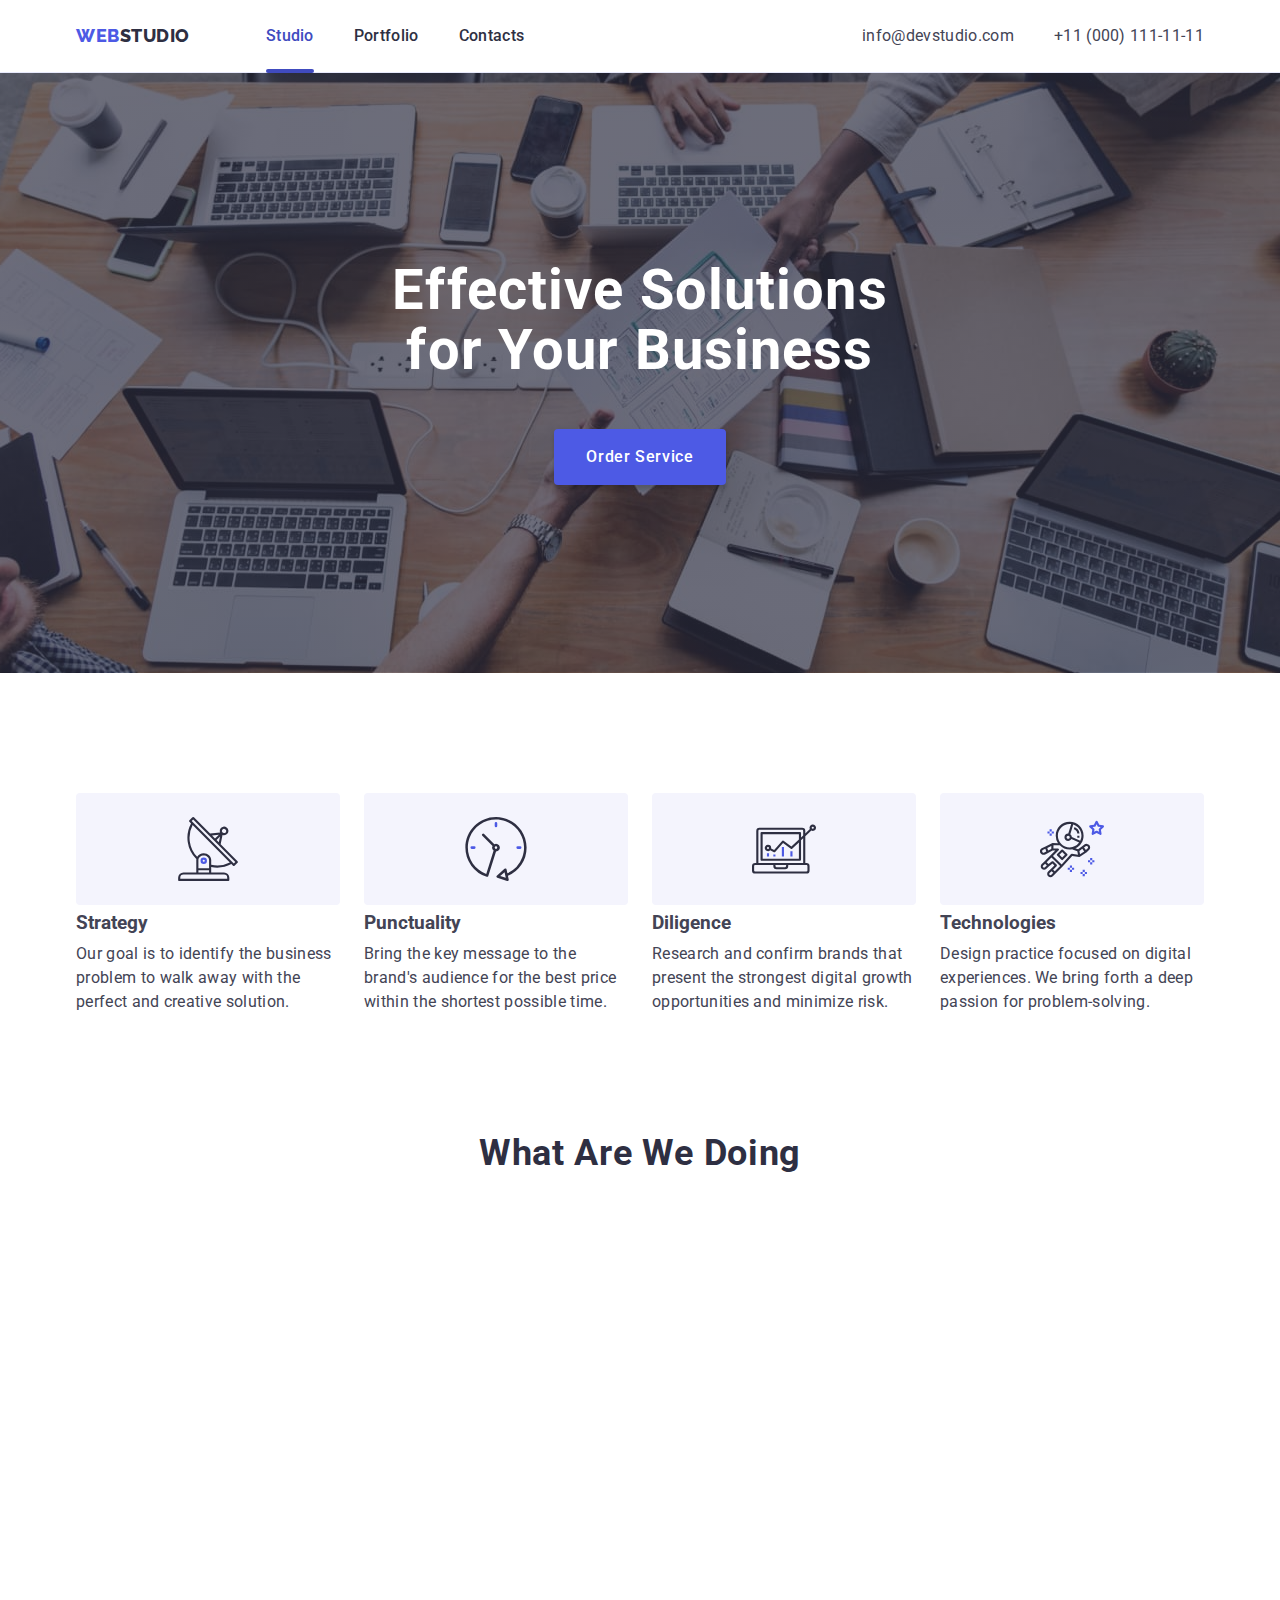
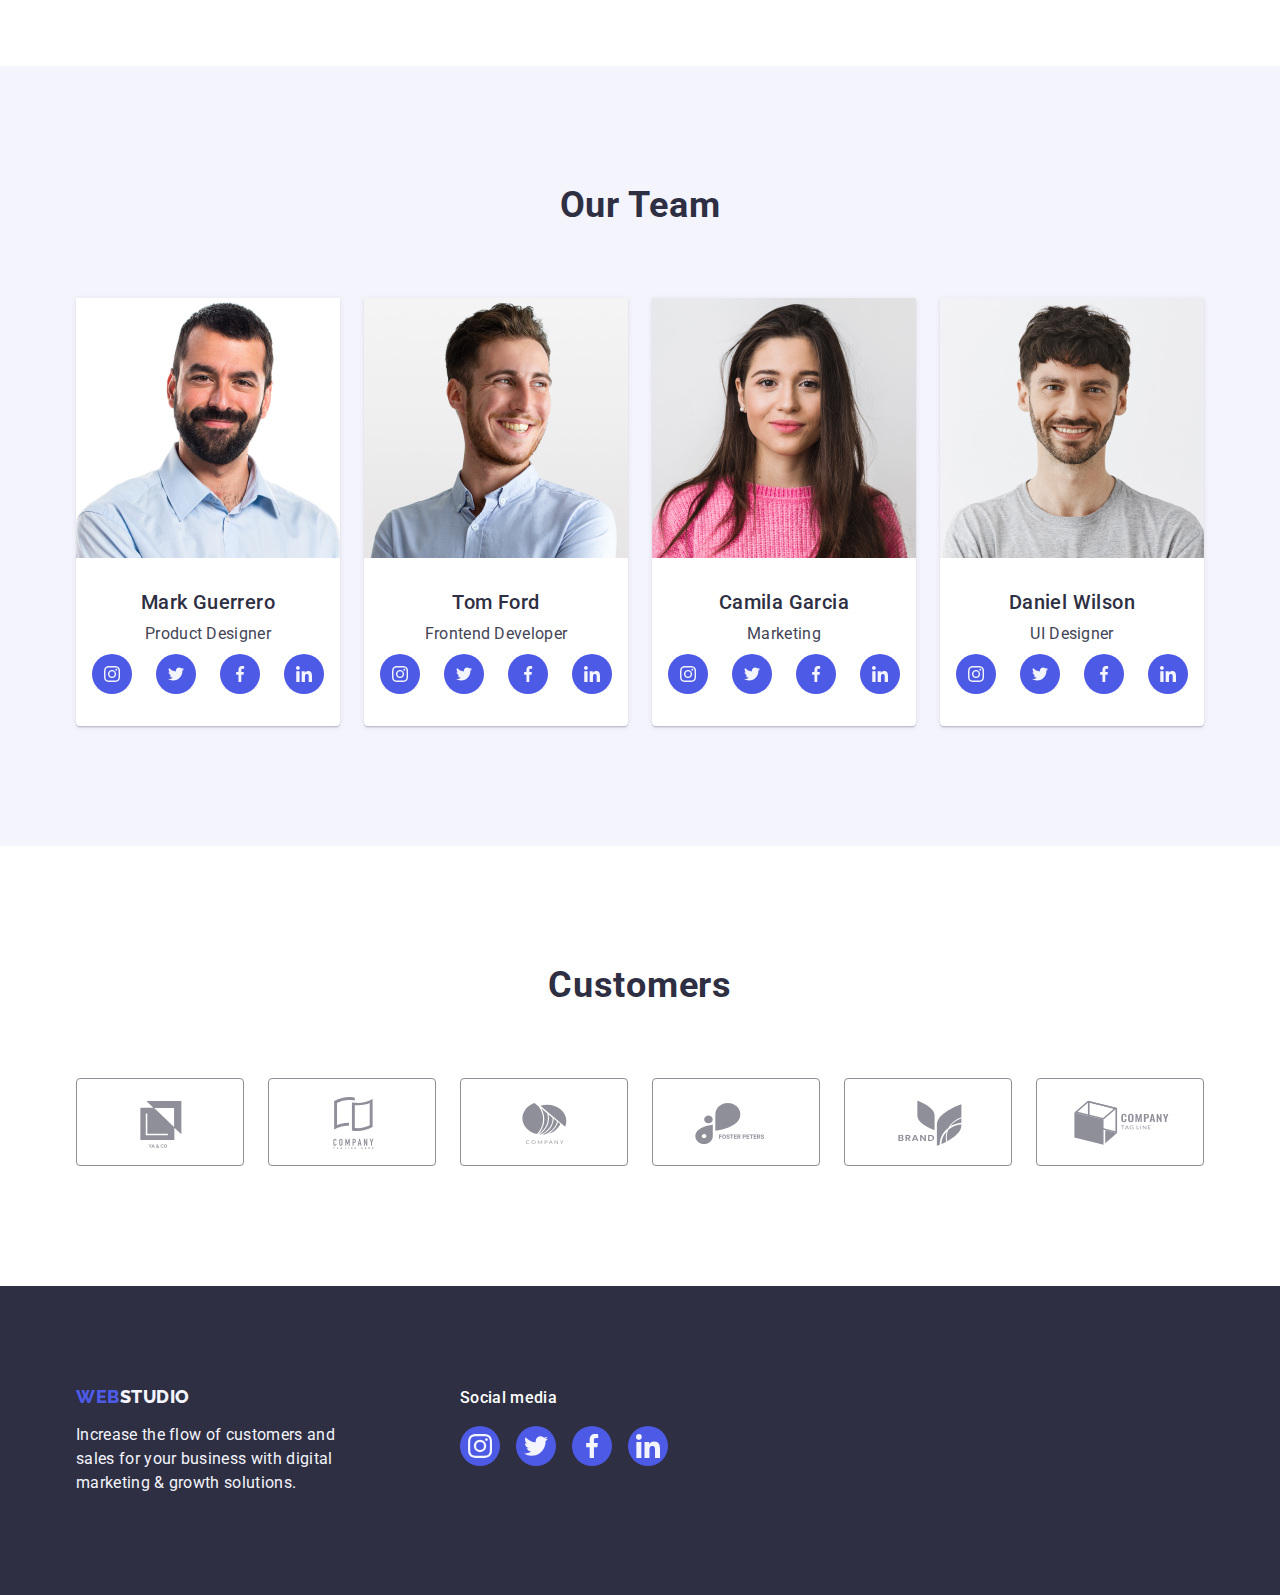
<file: index.html>
<!DOCTYPE html>
<html lang="en">
  <head>
    <meta charset="UTF-8" />
    <meta http-equiv="X-UA-Compatible" content="IE=edge" />
    <meta name="viewport" content="width=device-width, initial-scale=1.0" />
    <title>Document</title>
    <link rel="preconnect" href="https://fonts.googleapis.com" />
    <link rel="preconnect" href="https://fonts.gstatic.com" crossorigin />
    <link
      href="https://fonts.googleapis.com/css2?family=Raleway:wght@800&family=Roboto:ital,wght@0,400;0,500;0,700;1,900&display=swap"
      rel="stylesheet"
    />

    <!-- Normalize -->
    <link rel="stylesheet" href="https://cdn.jsdelivr.net/npm/modern-normalize@1.1.0/modern-normalize.min.css" />

    <!-- Animate on scroll -->
    <link href="https://unpkg.com/aos@2.3.1/dist/aos.css" rel="stylesheet" />

    <!-- Custom styles -->
    <link rel="stylesheet" href="./css/styles.css" />
  </head>
  <body>
    <!-- Header -->
    <header class="page-header">
      <div class="header-container container">
        <nav class="navigation">
          <a class="logo-web link" href="./index.html">Web<span class="logo-studio link">Studio</span></a>

          <ul class="page-nav list">
            <li class="menu-item"><a class="menu-link current link" href="./index.html">Studio</a></li>
            <li class="menu-item"><a class="menu-link link" href="./portfolio.html">Portfolio</a></li>
            <li class="menu-item"><a class="menu-link link" href="#contacts">Contacts</a></li>
          </ul>
        </nav>

        <address class="address-information">
          <ul class="address list">
            <li class="address-item-email"><a class="contact-link link" href="mailto:info@devstudio.com">info@devstudio.com</a></li>
            <li class="address-item-phone"><a class="contact-link link" href="tel:+110001111111">+11 (000) 111-11-11</a></li>
          </ul>
        </address>
      </div>
    </header>
    <main>
      <!-- Hero -->

      <section class="hero">
        <div class="hero-container container">
          <h1 class="hero-title">Effective Solutions for Your Business</h1>
          <button class="btn" type="button" data-modal-open>Order Service</button>
        </div>
      </section>

      <!-- Modal window -->

      <div class="backdrop is-hidden" data-modal>
        <div class="modal">
          <button class="modal-btn" type="button" data-modal-close>
            <svg class="modal-icon" width="8" height="8"><use href="./images/icon.svg#icon-close-black"></use></svg>
          </button>
        </div>
      </div>

      <!-- Services -->

      <section class="section-services section">
        <div class="container">
          <h2 class="section-title-hidden" hidden>Our Services</h2>
          <ul class="feature-services list">
            <li class="service-item">
              <div class="service-picture">
                <svg width="64" height="64">
                  <use href="./images/icon.svg#icon-antenna"></use>
                </svg>
              </div>
              <h3 class="service-title">Strategy</h3>
              <p class="description">Our goal is to identify the business problem to walk away with the perfect and creative solution.</p>
            </li>
            <li class="service-item">
              <div class="service-picture">
                <svg width="64" height="64">
                  <use href="./images/icon.svg#icon-clock"></use>
                </svg>
              </div>
              <h3 class="service-title">Punctuality</h3>
              <p class="description">Bring the key message to the brand's audience for the best price within the shortest possible time.</p>
            </li>
            <li class="service-item">
              <div class="service-picture">
                <svg width="64" height="64">
                  <use href="./images/icon.svg#icon-diagram"></use>
                </svg>
              </div>
              <h3 class="service-title">Diligence</h3>
              <p class="description">Research and confirm brands that present the strongest digital growth opportunities and minimize risk.</p>
            </li>
            <li class="service-item">
              <div class="service-picture">
                <svg width="64" height="64">
                  <use href="./images/icon.svg#icon-astronaut"></use>
                </svg>
              </div>
              <h3 class="service-title">Technologies</h3>
              <p class="description">Design practice focused on digital experiences. We bring forth a deep passion for problem-solving.</p>
            </li>
          </ul>
        </div>
      </section>

      <!-- Examples -->
      <section class="section-examples section">
        <div class="container">
          <h2 class="section-title">What are we doing</h2>
          <ul class="work-examples list" data-aos="fade-down">
            <li class="work-example"><img src="./images/Monitor.jpg" alt="Apple Monitor" width="360" /></li>
            <li class="work-example"><img src="./images/Phone.jpg" alt="Iphone" width="360" /></li>
            <li class="work-example"><img src="./images/Phone&Laptop.jpg" alt="Phone and Laptop" width="360" /></li>
          </ul>
        </div>
      </section>

      <!-- Team members -->
      <section class="section-team section">
        <div class="container">
          <h2 class="section-title">Our Team</h2>
          <ul class="team-members list">
            <li class="picture-frame">
              <img src="./images/Mark.jpg" alt="Picture of Mark" width="264" />
              <div class="colleague">
                <h3 class="team-subtitle">Mark Guerrero</h3>
                <p class="profession">Product Designer</p>
                <ul class="socials list">
                  <li class="socials-item">
                    <a class="socials-link link" href="https://instagram.com" target="_blank" rel="noopener noreferrer" aria-label="Instagram icon">
                      <svg class="socials-icon" width="16" height="16">
                        <use href="./images/icon.svg#icon-instagram"></use>
                      </svg>
                    </a>
                  </li>
                  <li class="socials-item">
                    <a class="socials-link link" href="http://twitter.com" target="_blank" rel="noopener noreferrer" aria-label="Twitter icon"
                      ><svg class="socials-icon" width="16" height="16">
                        <use href="./images/icon.svg#icon-twitter"></use>
                      </svg>
                    </a>
                  </li>
                  <li class="socials-item">
                    <a class="socials-link link" href="http://facebook.com" target="_blank" rel="noopener noreferrer" aria-label="Facebook icon"
                      ><svg class="socials-icon" width="16" height="16">
                        <use href="./images/icon.svg#icon-facebook"></use>
                      </svg>
                    </a>
                  </li>
                  <li class="socials-item">
                    <a class="socials-link link" href="http://linkedin.com" target="_blank" rel="noopener noreferrer" aria-label="Linkedin icon"
                      ><svg class="socials-icon" width="16" height="16">
                        <use href="./images/icon.svg#icon-linkedin"></use>
                      </svg>
                    </a>
                  </li>
                </ul>
              </div>
            </li>
            <li class="picture-frame">
              <img src="./images/Tom.jpg" alt="Picture of Tom" width="264" />
              <div class="colleague">
                <h3 class="team-subtitle">Tom Ford</h3>
                <p class="profession">Frontend Developer</p>
                <ul class="socials list">
                  <li class="socials-item">
                    <a class="socials-link link" href="https://instagram.com" target="_blank" rel="noopener noreferrer" aria-label="Instagram icon">
                      <svg class="socials-icon" width="16" height="16">
                        <use href="./images/icon.svg#icon-instagram"></use>
                      </svg>
                    </a>
                  </li>
                  <li class="socials-item">
                    <a class="socials-link link" href="http://twitter.com" target="_blank" rel="noopener noreferrer" aria-label="Twitter icon"
                      ><svg class="socials-icon" width="16" height="16">
                        <use href="./images/icon.svg#icon-twitter"></use>
                      </svg>
                    </a>
                  </li>
                  <li class="socials-item">
                    <a class="socials-link link" href="http://facebook.com" target="_blank" rel="noopener noreferrer" aria-label="Facebook icon"
                      ><svg class="socials-icon" width="16" height="16">
                        <use href="./images/icon.svg#icon-facebook"></use>
                      </svg>
                    </a>
                  </li>
                  <li class="socials-item">
                    <a class="socials-link link" href="http://linkedin.com" target="_blank" rel="noopener noreferrer" aria-label="Linkedin icon"
                      ><svg class="socials-icon" width="16" height="16">
                        <use href="./images/icon.svg#icon-linkedin"></use>
                      </svg>
                    </a>
                  </li>
                </ul>
              </div>
            </li>
            <li class="picture-frame">
              <img src="./images/Camila.jpg" alt="Picture of Camila" width="264" />
              <div class="colleague">
                <h3 class="team-subtitle">Camila Garcia</h3>
                <p class="profession">Marketing</p>
                <ul class="socials list">
                  <li class="socials-item">
                    <a class="socials-link link" href="https://instagram.com" target="_blank" rel="noopener noreferrer" aria-label="Instagram icon">
                      <svg class="socials-icon" width="16" height="16">
                        <use href="./images/icon.svg#icon-instagram"></use>
                      </svg>
                    </a>
                  </li>
                  <li class="socials-item">
                    <a class="socials-link link" href="http://twitter.com" target="_blank" rel="noopener noreferrer" aria-label="Twitter icon"
                      ><svg class="socials-icon" width="16" height="16">
                        <use href="./images/icon.svg#icon-twitter"></use>
                      </svg>
                    </a>
                  </li>
                  <li class="socials-item">
                    <a class="socials-link link" href="http://facebook.com" target="_blank" rel="noopener noreferrer" aria-label="Facebook icon"
                      ><svg class="socials-icon" width="16" height="16">
                        <use href="./images/icon.svg#icon-facebook"></use>
                      </svg>
                    </a>
                  </li>
                  <li class="socials-item">
                    <a class="socials-link link" href="http://linkedin.com" target="_blank" rel="noopener noreferrer" aria-label="Linkedin icon"
                      ><svg class="socials-icon" width="16" height="16">
                        <use href="./images/icon.svg#icon-linkedin"></use>
                      </svg>
                    </a>
                  </li>
                </ul>
              </div>
            </li>
            <li class="picture-frame">
              <img src="./images/Daniel.jpg" alt="Picture of Daniel" width="264" />
              <div class="colleague">
                <h3 class="team-subtitle">Daniel Wilson</h3>
                <p class="profession">UI Designer</p>
                <ul class="socials list">
                  <li class="socials-item">
                    <a class="socials-link link" href="https://instagram.com" target="_blank" rel="noopener noreferrer" aria-label="Instagram icon">
                      <svg class="socials-icon" width="16" height="16">
                        <use href="./images/icon.svg#icon-instagram"></use>
                      </svg>
                    </a>
                  </li>
                  <li class="socials-item">
                    <a class="socials-link link" href="http://twitter.com" target="_blank" rel="noopener noreferrer" aria-label="Twitter icon"
                      ><svg class="socials-icon" width="16" height="16">
                        <use href="./images/icon.svg#icon-twitter"></use>
                      </svg>
                    </a>
                  </li>
                  <li class="socials-item">
                    <a class="socials-link link" href="http://facebook.com" target="_blank" rel="noopener noreferrer" aria-label="Facebook icon"
                      ><svg class="socials-icon" width="16" height="16">
                        <use href="./images/icon.svg#icon-facebook"></use>
                      </svg>
                    </a>
                  </li>
                  <li class="socials-item">
                    <a class="socials-link link" href="http://linkedin.com" target="_blank" rel="noopener noreferrer" aria-label="Linkedin icon"
                      ><svg class="socials-icon" width="16" height="16">
                        <use href="./images/icon.svg#icon-linkedin"></use>
                      </svg>
                    </a>
                  </li>
                </ul>
              </div>
            </li>
          </ul>
        </div>
      </section>

      <!-- Customers -->
      <section class="section-customers section">
        <div class="container">
          <h2 class="section-title-customers">Customers</h2>
          <ul class="customers list">
            <li class="customers-item">
              <a class="customers-link link" href="" target="_blank" rel="noopener noreferrer" aria-label="">
                <svg class="customers-icon" width="104" height="56">
                  <use href="./images/icon.svg#icon-Logo-customers1"></use>
                </svg>
              </a>
            </li>
            <li class="customers-item">
              <a class="customers-link link" href="" target="_blank" rel="noopener noreferrer" aria-label="">
                <svg class="customers-icon" width="104" height="56">
                  <use href="./images/icon.svg#icon-Logo-customers2"></use>
                </svg>
              </a>
            </li>
            <li class="customers-item">
              <a class="customers-link link" href="" target="_blank" rel="noopener noreferrer" aria-label="">
                <svg class="customers-icon" width="104" height="56">
                  <use href="./images/icon.svg#icon-Logo-customers3"></use>
                </svg>
              </a>
            </li>
            <li class="customers-item">
              <a class="customers-link link" href="" target="_blank" rel="noopener noreferrer" aria-label="">
                <svg class="customers-icon" width="104" height="56">
                  <use href="./images/icon.svg#icon-Logo-customers4"></use>
                </svg>
              </a>
            </li>
            <li class="customers-item">
              <a class="customers-link link" href="" target="_blank" rel="noopener noreferrer" aria-label="">
                <svg class="customers-icon" width="104" height="56">
                  <use href="./images/icon.svg#icon-Logo-customers5"></use>
                </svg>
              </a>
            </li>
            <li class="customers-item">
              <a class="customers-link link" href="" target="_blank" rel="noopener noreferrer" aria-label="">
                <svg class="customers-icon" width="104" height="56">
                  <use href="./images/icon.svg#icon-Logo-customers6"></use>
                </svg>
              </a>
            </li>
          </ul>
        </div>
      </section>
    </main>

    <!-- Footer -->
    <footer class="section-footer section">
      <div class="footer-container container">
        <div class="footer-logo">
          <a class="logo-web-footer link" href="./index.html">Web<span class="logo-studio-footer link">Studio</span></a>
          <p class="slogan">Increase the flow of customers and sales for your business with digital marketing & growth solutions.</p>
        </div>

        <div class="social-media">
          <p class="socials-text-footer">Social media</p>
          <ul class="socials-footer list">
            <li class="socials-item-footer">
              <a class="socials-link-footer link" href="https://instagram.com" target="_blank" rel="noopener noreferrer" aria-label="Instagram icon">
                <svg class="socials-icon" width="24" height="24">
                  <use href="./images/icon.svg#icon-instagram"></use>
                </svg>
              </a>
            </li>
            <li class="socials-item-footer">
              <a class="socials-link-footer link" href="https://twitter.com" target="_blank" rel="noopener noreferrer" aria-label="Instagram icon">
                <svg class="socials-icon" width="24" height="24">
                  <use href="./images/icon.svg#icon-twitter"></use>
                </svg>
              </a>
            </li>
            <li class="socials-item-footer">
              <a class="socials-link-footer link" href="https://facebook.com" target="_blank" rel="noopener noreferrer" aria-label="Instagram icon">
                <svg class="socials-icon" width="24" height="24">
                  <use href="./images/icon.svg#icon-facebook"></use>
                </svg>
              </a>
            </li>
            <li class="socials-item-footer">
              <a class="socials-link-footer link" href="https://linkedin.com" target="_blank" rel="noopener noreferrer" aria-label="Instagram icon">
                <svg class="socials-icon" width="24" height="24">
                  <use href="./images/icon.svg#icon-linkedin"></use>
                </svg>
              </a>
            </li>
          </ul>
        </div>
      </div>
    </footer>

    <script src="https://unpkg.com/aos@2.3.1/dist/aos.js"></script>
    <script src="./js/animation.js"></script>
    <script src="./js/modal.js"></script>
  </body>
</html>
</file>
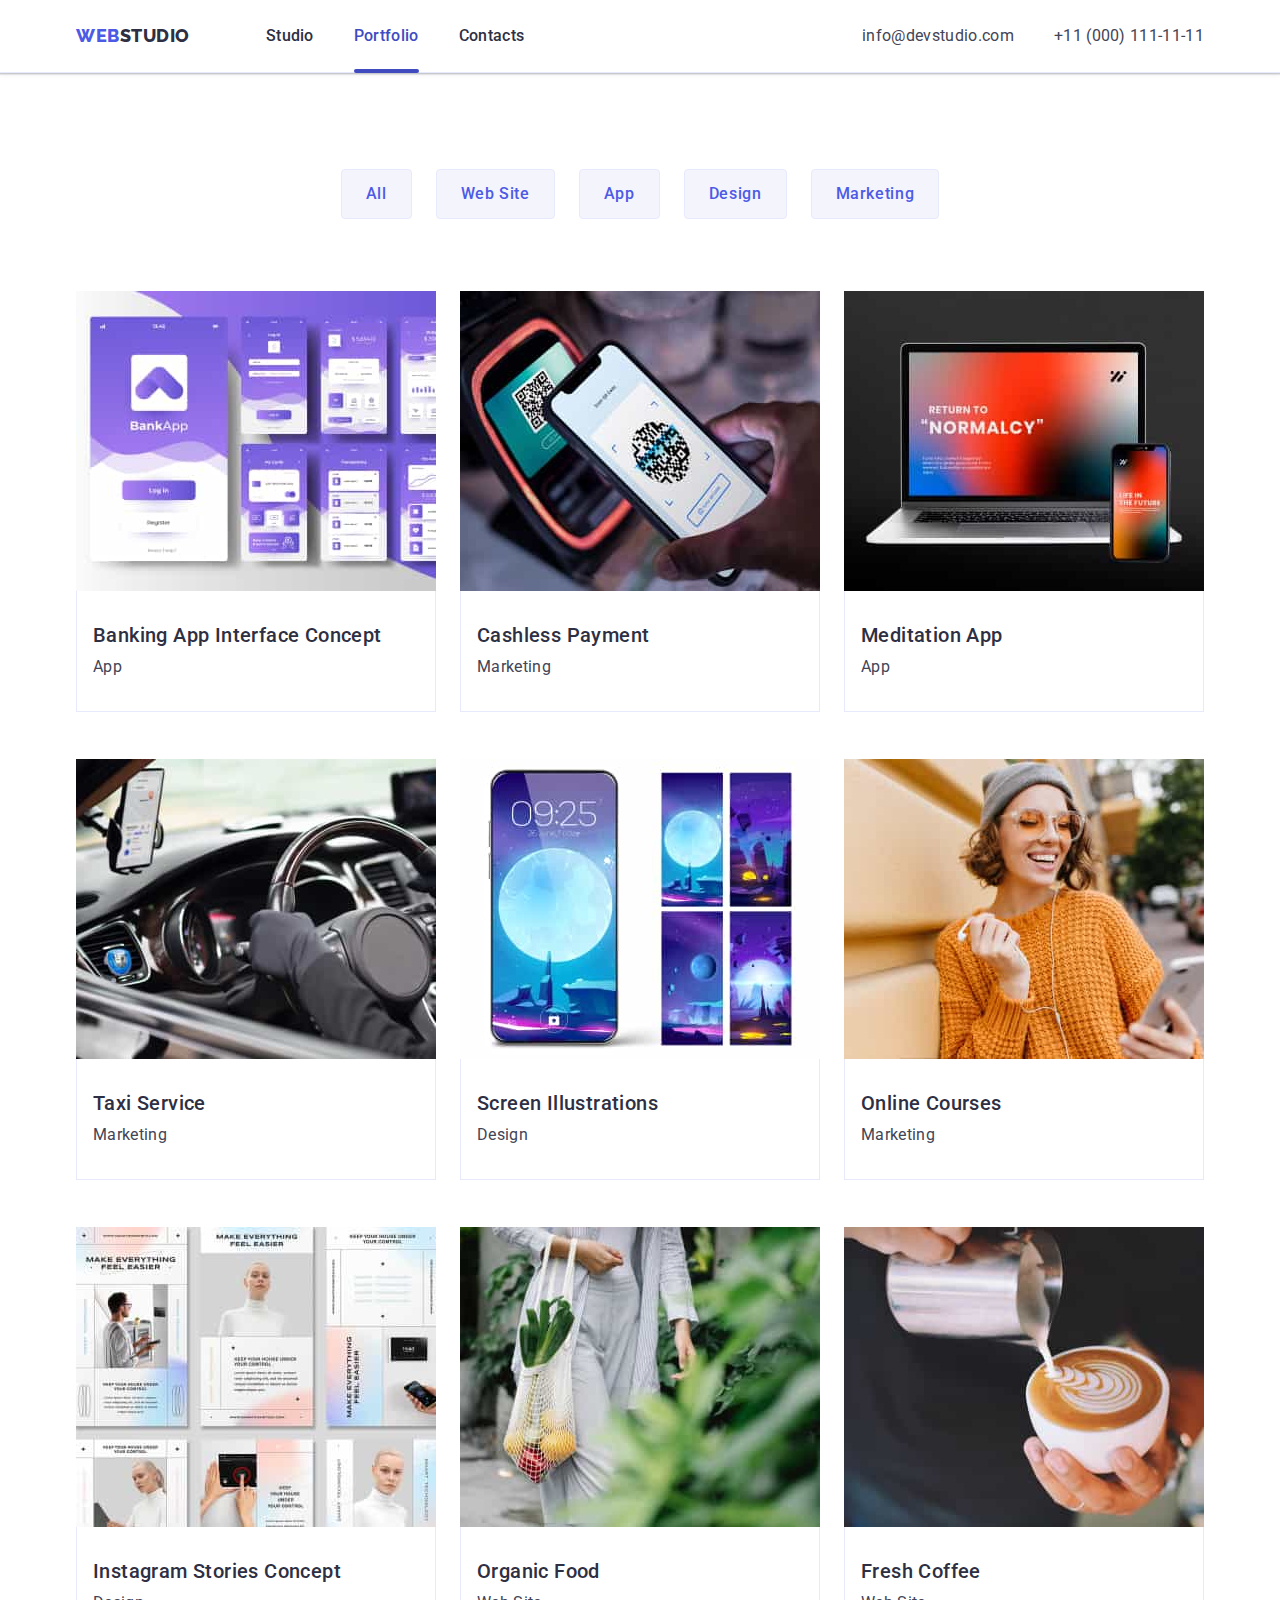
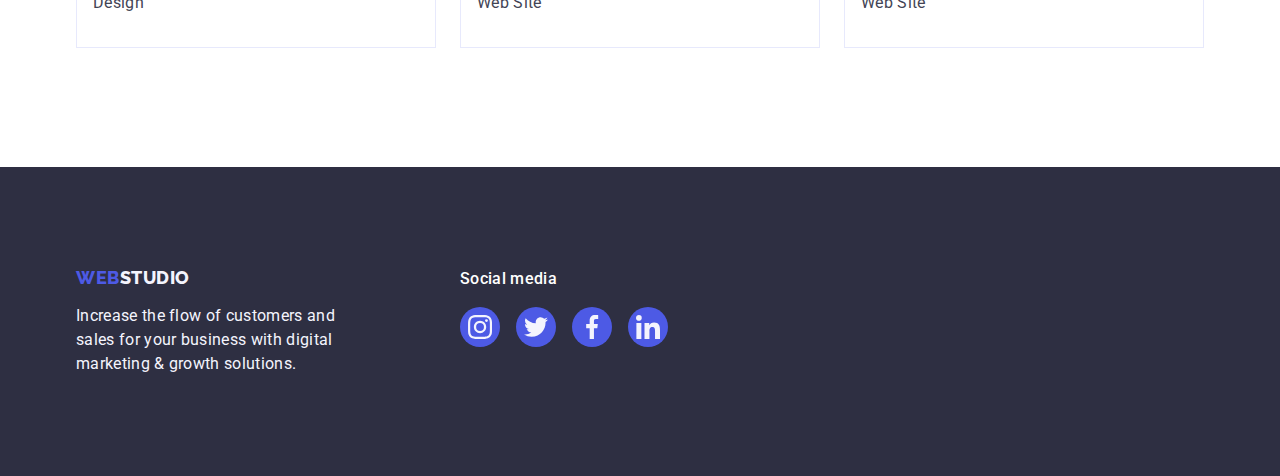
<file: portfolio.html>
<!DOCTYPE html>
<html lang="en">
  <head>
    <meta charset="UTF-8" />
    <meta http-equiv="X-UA-Compatible" content="IE=edge" />
    <meta name="viewport" content="width=device-width, initial-scale=1.0" />
    <title>Document</title>
    <link rel="preconnect" href="https://fonts.googleapis.com" />
    <link rel="preconnect" href="https://fonts.gstatic.com" crossorigin />
    <link
      href="https://fonts.googleapis.com/css2?family=Raleway:wght@800&family=Roboto:ital,wght@0,400;0,500;0,700;1,900&display=swap"
      rel="stylesheet"
    />
    <!-- Normalize -->
    <link rel="stylesheet" href="https://cdn.jsdelivr.net/npm/modern-normalize@1.1.0/modern-normalize.min.css" />

    <!-- Custom styles -->
    <link rel="stylesheet" href="./css/styles.css" />
  </head>
  <body>
    <!-- Header -->
    <header class="page-header">
      <div class="header-container container">
        <nav class="navigation">
          <a class="logo-web link" href="./index.html">Web<span class="logo-studio link">Studio</span></a>
          <ul class="website-menu list">
            <li class="menu-item"><a class="menu-link link" href="./index.html">Studio</a></li>
            <li class="menu-item"><a class="menu-link current link" href="./portfolio.html">Portfolio</a></li>
            <li class="menu-item"><a class="menu-link link" href="">Contacts</a></li>
          </ul>
        </nav>
        <address class="address-information">
          <ul class="address list">
            <li class="address-item"><a class="email-link link" href="mailto:info@devstudio.com">info@devstudio.com</a></li>
            <li class="address-item"><a class="phone-link link" href="tel:+110001111111">+11 (000) 111-11-11</a></li>
          </ul>
        </address>
      </div>
    </header>

    <!-- Portfolio -->
    <main>
      <section class="section-portfolio">
        <div class="portfolio-container container">
          <h1 class="section-title" hidden>Portfolio</h1>
          <ul class="filter list">
            <li><button class="button-filter" type="button">All</button></li>
            <li><button class="button-filter" type="button">Web Site</button></li>
            <li><button class="button-filter" type="button">App</button></li>
            <li><button class="button-filter" type="button">Design</button></li>
            <li><button class="button-filter" type="button">Marketing</button></li>
          </ul>

          <ul class="feature-list list">
            <li class="portfolio-list">
              <a class="card-link link" href="">
                <div class="portfolio-box">
                  <img src="./images/portfolio/img-8.jpg" alt="App interface" width="360" />
                  <div class="overlay">
                    <p class="overlay-label">
                      14 Stylish and User-Friendly App Design Concepts · Task Manager App · Calorie Tracker App · Exotic Fruit Ecommerce App · Cloud
                      Storage App
                    </p>
                  </div>
                </div>
                <div class="wrap-portfolio">
                  <h2 class="title-portfolio">Banking App Interface Concept</h2>
                  <p class="portfolio-descr">App</p>
                </div></a
              >
            </li>
            <li class="portfolio-list">
              <a class="card-link link" href="">
                <div class="portfolio-box">
                  <img src="./images/portfolio/img-7.jpg" alt="Cashless payment" width="360" />
                  <div class="overlay">
                    <p class="overlay-label">
                      14 Stylish and User-Friendly App Design Concepts · Task Manager App · Calorie Tracker App · Exotic Fruit Ecommerce App · Cloud
                      Storage App
                    </p>
                  </div>
                </div>
                <div class="wrap-portfolio">
                  <h2 class="title-portfolio">Cashless Payment</h2>
                  <p class="portfolio-descr">Marketing</p>
                </div></a
              >
            </li>
            <li class="portfolio-list">
              <a class="card-link link" href="">
                <div class="portfolio-box">
                  <img src="./images/portfolio/img-6.jpg" alt="Laptop and phone" width="360" />
                  <div class="overlay">
                    <p class="overlay-label">
                      14 Stylish and User-Friendly App Design Concepts · Task Manager App · Calorie Tracker App · Exotic Fruit Ecommerce App · Cloud
                      Storage App
                    </p>
                  </div>
                </div>
                <div class="wrap-portfolio">
                  <h2 class="title-portfolio">Meditation App</h2>
                  <p class="portfolio-descr">App</p>
                </div></a
              >
            </li>
            <li class="portfolio-list">
              <a class="card-link link" href="">
                <div class="portfolio-box">
                  <img src="./images/portfolio/img-5.jpg" alt="Inside of a car" width="360" />
                  <div class="overlay">
                    <p class="overlay-label">
                      14 Stylish and User-Friendly App Design Concepts · Task Manager App · Calorie Tracker App · Exotic Fruit Ecommerce App · Cloud
                      Storage App
                    </p>
                  </div>
                </div>
                <div class="wrap-portfolio">
                  <h2 class="title-portfolio">Taxi Service</h2>
                  <p class="portfolio-descr">Marketing</p>
                </div></a
              >
            </li>
            <li class="portfolio-list">
              <a class="card-link link" href="">
                <div class="portfolio-box">
                  <img src="./images/portfolio/img-4.jpg" alt="Screen illustrations" width="360" />
                  <div class="overlay">
                    <p class="overlay-label">
                      14 Stylish and User-Friendly App Design Concepts · Task Manager App · Calorie Tracker App · Exotic Fruit Ecommerce App · Cloud
                      Storage App
                    </p>
                  </div>
                </div>
                <div class="wrap-portfolio">
                  <h2 class="title-portfolio">Screen Illustrations</h2>
                  <p class="portfolio-descr">Design</p>
                </div></a
              >
            </li>
            <li class="portfolio-list">
              <a class="card-link link" href="">
                <div class="portfolio-box">
                  <img src="./images/portfolio/img-3.jpg" alt="Woman laughing" width="360" />
                  <div class="overlay">
                    <p class="overlay-label">
                      14 Stylish and User-Friendly App Design Concepts · Task Manager App · Calorie Tracker App · Exotic Fruit Ecommerce App · Cloud
                      Storage App
                    </p>
                  </div>
                </div>
                <div class="wrap-portfolio">
                  <h2 class="title-portfolio">Online Courses</h2>
                  <p class="portfolio-descr">Marketing</p>
                </div></a
              >
            </li>
            <li class="portfolio-list">
              <a class="card-link link" href="">
                <div class="portfolio-box">
                  <img src="./images/portfolio/img-2.jpg" alt="Instagram stories" width="360" />
                  <div class="overlay">
                    <p class="overlay-label">
                      14 Stylish and User-Friendly App Design Concepts · Task Manager App · Calorie Tracker App · Exotic Fruit Ecommerce App · Cloud
                      Storage App
                    </p>
                  </div>
                </div>
                <div class="wrap-portfolio">
                  <h2 class="title-portfolio">Instagram Stories Concept</h2>
                  <p class="portfolio-descr">Design</p>
                </div></a
              >
            </li>
            <li class="portfolio-list">
              <a class="card-link link" href="">
                <div class="portfolio-box">
                  <img src="./images/portfolio/img-1.jpg" alt="Vegetables in a bag" width="360" />
                  <div class="overlay">
                    <p class="overlay-label">
                      14 Stylish and User-Friendly App Design Concepts · Task Manager App · Calorie Tracker App · Exotic Fruit Ecommerce App · Cloud
                      Storage App
                    </p>
                  </div>
                </div>
                <div class="wrap-portfolio">
                  <h2 class="title-portfolio">Organic Food</h2>
                  <p class="portfolio-descr">Web Site</p>
                </div></a
              >
            </li>
            <li class="portfolio-list">
              <a class="card-link link" href="">
                <div class="portfolio-box">
                  <img src="./images/portfolio/img.jpg" alt="Coffee" width="360" />
                  <div class="overlay">
                    <p class="overlay-label">
                      14 Stylish and User-Friendly App Design Concepts · Task Manager App · Calorie Tracker App · Exotic Fruit Ecommerce App · Cloud
                      Storage App
                    </p>
                  </div>
                </div>
                <div class="wrap-portfolio">
                  <h2 class="title-portfolio">Fresh Coffee</h2>
                  <p class="portfolio-descr">Web Site</p>
                </div></a
              >
            </li>
          </ul>
        </div>
      </section>
    </main>
    <footer class="section-footer section">
      <div class="footer-container container">
        <div class="footer-logo">
          <a class="logo-web-footer link" href="./index.html">Web<span class="logo-studio-footer link">Studio</span></a>
          <p class="slogan">Increase the flow of customers and sales for your business with digital marketing & growth solutions.</p>
        </div>

        <div class="social-media">
          <p class="socials-text-footer">Social media</p>
          <ul class="socials-footer list">
            <li class="socials-item-footer">
              <a class="socials-link-footer link" href="https://instagram.com" target="_blank" rel="noopener noreferrer" aria-label="Instagram icon">
                <svg class="socials-icon" width="24" height="24">
                  <use href="./images/icon.svg#icon-instagram"></use>
                </svg>
              </a>
            </li>
            <li class="socials-item-footer">
              <a class="socials-link-footer link" href="https://twitter.com" target="_blank" rel="noopener noreferrer" aria-label="Instagram icon">
                <svg class="socials-icon" width="24" height="24">
                  <use href="./images/icon.svg#icon-twitter"></use>
                </svg>
              </a>
            </li>
            <li class="socials-item-footer">
              <a class="socials-link-footer link" href="https://facebook.com" target="_blank" rel="noopener noreferrer" aria-label="Instagram icon">
                <svg class="socials-icon" width="24" height="24">
                  <use href="./images/icon.svg#icon-facebook"></use>
                </svg>
              </a>
            </li>
            <li class="socials-item-footer">
              <a class="socials-link-footer link" href="https://linkedin.com" target="_blank" rel="noopener noreferrer" aria-label="Instagram icon">
                <svg class="socials-icon" width="24" height="24">
                  <use href="./images/icon.svg#icon-linkedin"></use>
                </svg>
              </a>
            </li>
          </ul>
        </div>
      </div>
    </footer>
  </body>
</html>
</file>
<file: css/styles.css>
:root {
  --primary-text-color: #434455;
  --title-text-color: #2e2f42;
  --accent-color: #4d5ae5;
  --primary-white-color: #ffffff;
  --button-color: #404bbf;
  --secondary-text-color: #f4f4fd;

  /* services */
  --intent: 24px;

  /* animation */
  --animation: 250ms cubic-bezier(0.4, 0, 0.2, 1);

  /* modal window */
  --modal-background: #fcfcfc;
  --modal-btn: #e7e9fc;
}

/* reset start */
h1,
h2,
h3,
h4,
h5,
h6,
p {
  margin: 0;
}

img {
  display: block;
  max-width: 100%;
  height: auto;
}

.link {
  text-decoration: none;
}

.list {
  list-style: none;
  padding: 0;
  margin: 0;
}

.svg {
  fill: currentColor;
}

/* reset end */

.container {
  width: 1158px;
  margin-left: auto;
  margin-right: auto;
  padding-left: 15px;
  padding-right: 15px;
}
/* outline: 2px solid red;
  outline-offset: -2px; */

body {
  font-family: Roboto, sans-serif;
  background-color: var(--primary-white-color);
  color: var(--primary-text-color);
}

/* Logo */

.page-header {
  border-bottom: 1px solid #e7e9fc;
  box-shadow: 0px 2px 1px rgba(46, 47, 66, 0.08), 0px 1px 1px rgba(46, 47, 66, 0.16), 0px 1px 6px rgba(46, 47, 66, 0.08);
}

.header-container {
  display: flex;
  align-items: center;
}

.logo-web {
  color: var(--accent-color);
  font-family: Raleway, sans-serif;
  font-weight: 800;
  font-size: 18px;
  line-height: 1.17;
  letter-spacing: 0.03em;
  text-transform: uppercase;
  margin-right: 76px;
  padding-top: 24px;
  padding-bottom: 24px;
}

.logo-studio {
  color: var(--title-text-color);
  font-family: Raleway, sans-serif;
  font-weight: 800;
  font-size: 18px;
  line-height: 1.17;
  letter-spacing: 0.03em;
  text-transform: uppercase;
}

/* Page Navigation */

.navigation {
  display: flex;
  margin-right: auto;
  align-items: center;
}
.page-nav {
  display: flex;
  align-items: center;
  gap: 40px;
}

.menu-link {
  position: relative;

  display: block;
  padding-top: 24px;
  padding-bottom: 24px;

  font-family: Roboto, sans-serif;
  font-weight: 500;
  font-size: 16px;
  line-height: 1.5;
  letter-spacing: 0.02em;
  color: var(--title-text-color);

  transition: color var(--animation);
}

.menu-link:hover,
.menu-link:focus {
  color: var(--button-color);
}

.menu-link::after {
  content: "";
  position: absolute;
  bottom: -1px;
  left: 0;

  display: block;
  width: 100%;
  height: 4px;

  transition: background-color var(--animation);
}

.menu-link.current {
  color: var(--button-color);
}

.menu-link.current::after,
.menu-link:hover::after,
.menu-link:focus::after {
  background-color: var(--button-color);
  border-radius: 2px;
}

/* Address */

.address {
  display: flex;
  gap: 40px;
}

.address .link {
  display: block;
  padding-top: 24px;
  padding-bottom: 24px;
}
.address-information {
  font-style: normal;
}

.address-information .link {
  color: var(--primary-text-color);
  font-style: normal;

  font-family: Roboto, sans-serif;
  font-weight: 400;
  font-size: 16px;
  line-height: 1.5;
  letter-spacing: 0.02em;

  transition: color var(--animation);
}

.address-information .link:hover,
.address-information .link:focus {
  color: var(--button-color);
}

/* Hero */

.hero {
  /* background: var(--title-text-color); */

  background-image: linear-gradient(rgba(46, 47, 66, 0.7), rgba(46, 47, 66, 0.7)), url(../images/hero/people-office.jpg);
  background-repeat: no-repeat;
  background-size: cover;
  background-color: #2e2f42;

  padding: 188px 0;
  max-width: 1440px;
  background-position: center;
  margin-left: auto;
  margin-right: auto;
}

.hero-container {
  display: flex;
  flex-wrap: wrap;
  flex-direction: column;
  align-content: center;
}

.hero-title {
  max-width: 496px;
  margin-bottom: 48px;

  color: var(--primary-white-color);
  font-family: Roboto, sans-serif;
  font-size: 56px;
  line-height: 1.07;
  text-align: center;
  letter-spacing: 0.02em;
}

/* Button */

.btn {
  display: block;
  border: none;
  margin: 0 auto;
  min-width: 169px;
  height: 56px;
  padding: 16px 32px;
  border-radius: 4px;

  color: var(--primary-white-color);
  font-family: Roboto, sans-serif;
  background-color: var(--accent-color);
  cursor: pointer;

  font-weight: 500;
  font-size: 16px;
  line-height: 1.5;
  letter-spacing: 0.04em;
  box-shadow: 0px 4px 4px rgba(0, 0, 0, 0.15);

  transition: background-color var(--animation);
}

.btn:hover,
.btn:focus {
  background-color: var(--button-color);
}

/* Modal window styles */

.backdrop {
  position: fixed;
  top: 0;
  left: 0;
  width: 100%;
  height: 100%;

  background-color: rgba(46, 47, 66, 0.4);

  opacity: 1;
  visibility: visible;
  pointer-events: initial;

  transition: opacity var(--animation), visibility var(--animation) backdrop-filter var(--animation);
}

.backdrop.is-hidden {
  opacity: 0;
  visibility: hidden;
  pointer-events: none;

  transition-delay: 400ms;
}

.modal {
  position: absolute;
  top: 50%;
  left: 50%;
  transform: translate(-50%, -50%) scale(1);
  opacity: 1;

  padding: 24px;

  width: 408px;
  min-height: 550px;

  background-color: var(--modal-background);
  border-radius: 4px;
  box-shadow: 0px 1px 1px rgba(0, 0, 0, 0.14), 0px 1px 3px rgba(0, 0, 0, 0.12), 0px 2px 1px rgba(0, 0, 0, 0.2);

  transition: transform var(--animation), opacity var(--animation);
}

.backdrop.backdrop.is-hidden .modal {
  transform: translate(-50%, -50%) scale(0.5);
  opacity: 0;
}

.modal-btn {
  margin-left: auto;

  display: flex;
  justify-content: center;
  align-items: center;
  width: 24px;
  height: 24px;

  background-color: var(--modal-btn);
  border-radius: 50%;
  border: 1px solid rgba(0, 0, 0, 0.1);

  cursor: pointer;

  transition: color var(--animation), background-color var(--animation);
}

.modal-btn:hover,
.modal-btn:focus {
  background-color: var(--button-color);
  color: var(--primary-white-color);
}

.modal-icon {
  fill: currentColor;
}

/* Section */
.section-title {
  margin-bottom: 72px;
  color: var(--title-text-color);
  font-family: Roboto, sans-serif;
  font-size: 36px;
  line-height: 1.11;
  text-align: center;
  letter-spacing: 0.02em;
  text-transform: capitalize;
}

.section-title-customers {
  margin-bottom: 72px;
  color: var(--title-text-color);
  font-family: Roboto, sans-serif;
  font-size: 36px;
  line-height: 1.1;
  text-align: center;
  letter-spacing: 0.02em;
  text-transform: capitalize;
}

.section-title-hidden {
  position: absolute;
  width: 1px;
  height: 1px;
  margin-bottom: 8px;
  border: 0;
  padding: 0;
  white-space: nowrap;
  clip-path: inset(100%);
  clip: rect(0 0 0 0);
  overflow: hidden;
}

.section-services {
  padding-top: 120px;
  padding-bottom: 120px;
}

.section-examples {
  padding-bottom: 120px;
}

.section-team {
  background-color: var(--secondary-text-color);
  padding: 120px 0;
}

/* Features & Services */

.service-picture {
  display: flex;
  justify-content: center;
  align-items: center;
  height: 112px;
  background-color: #f4f4fd;
  border-radius: 4px;
  margin-bottom: 8px;
}

.feature-services .title {
  color: var(--title-text-color);
}

.feature-services {
  display: flex;
  flex-wrap: wrap;
  gap: 24px;
}

.service-item {
  flex-basis: calc((100% - (24px * 3)) / 4);
}

.service-title {
  margin-bottom: 8px;
}

.team-subtitle {
  color: var(--title-text-color);
  font-family: Roboto, sans-serif;
  font-weight: 500;
  font-size: 20px;
  line-height: 1.2;
  letter-spacing: 0.02em;
  text-align: center;
  margin-bottom: 8px;
}

.description {
  color: var(--primary-text-color);
  font-family: Roboto, sans-serif;
  font-weight: 400;
  font-size: 16px;
  line-height: 1.5;
  letter-spacing: 0.02em;
}

/* Work examples */

.work-examples {
  display: flex;
  flex-wrap: wrap;
  gap: var(--intent);
}

.work-example {
  flex-basis: calc((100% - (24px * 2)) / 3);
}

/* Team Members */

.team-members {
  display: flex;
  flex-wrap: wrap;
  gap: var(--intent);
}

.picture-frame {
  flex-basis: calc((100% - (24px * 3)) / 4);
}

.colleague {
  padding: 32px 0;
  border-radius: 0px 0px 4px 4px;
}

.picture-frame {
  background-color: var(--primary-white-color);
  border-radius: 0px 0px 4px 4px;
  box-shadow: 0px 1px 6px rgba(46, 47, 66, 0.08), 0px 1px 1px rgba(46, 47, 66, 0.16), 0px 2px 1px rgba(46, 47, 66, 0.08);
}

.profession {
  color: var(--primary-text-color);
  font-family: Roboto, sans-serif;
  line-height: 1.5;
  letter-spacing: 0.02em;
  text-align: center;
  margin-bottom: 8px;
}

/* Social media icons */

.socials {
  display: flex;
  justify-content: center;
  gap: 24px;
}

.socials-item {
  width: 40px;
  height: 40px;
}
.socials-link {
  display: flex;
  justify-content: center;
  align-items: center;
  width: 100%;
  height: 100%;

  background-color: #4d5ae5;
  border-radius: 50%;

  transition: background-color var(--animation);
}

.socials-link:hover,
.socials-link:focus {
  background-color: #404bbf;
}
.socials-icon {
  fill: #f4f4fd;
}

.socials-footer {
  display: flex;
  justify-content: center;
  gap: 16px;
}
.socials-item-footer {
  width: 40px;
  height: 40px;
}

.socials-link-footer {
  display: flex;
  justify-content: center;
  align-items: center;
  width: 100%;
  height: 100%;

  background-color: #4d5ae5;
  border-radius: 50%;

  transition: background-color var(--animation);
}

.socials-link-footer:hover,
.socials-link-footer:focus {
  background-color: #31d0aa;
}

/* Customers */

.section-customers {
  padding-top: 120px;
  padding-bottom: 120px;
}

.customers {
  display: flex;
  justify-content: center;
  gap: 24px;
}

.customers-link {
  display: flex;
  justify-content: center;
  align-items: center;

  border: 1px solid #8e8f99;
  border-radius: 4px;
  color: #8e8f99;

  width: 100%;
  height: 100%;

  transition: color var(--animation), border var(--animation);
}

.customers-link:hover,
.customers-link:focus {
  border: 1px solid #404bbf;
  color: var(--button-color);
}

.customers-icon {
  fill: currentColor;
}

.customers-item {
  /* width: calc((100% - 120px) / 6); */
  width: 168px;
  height: 88px;
}

/* Footer */

.section-footer {
  padding: 100px 0;
}

.footer-container {
  display: flex;
  gap: 120px;
  align-items: baseline;
}

.section-footer {
  background-color: var(--title-text-color);
}

.logo-web-footer {
  display: inline-block;
  color: var(--accent-color);
  font-family: Raleway, sans-serif;
  font-weight: 800;
  font-size: 18px;
  line-height: 1.17;
  letter-spacing: 0.03em;
  text-transform: uppercase;
  margin-bottom: 16px;
}

.logo-studio-footer {
  display: inline-block;
  color: var(--secondary-text-color);
  font-family: Raleway, sans-serif;
  font-weight: 800;
  font-size: 18px;
  line-height: 1.17;
  letter-spacing: 0.03em;
  text-transform: uppercase;
}

.slogan {
  color: var(--secondary-text-color);
  font-weight: 400;
  font-size: 16px;
  line-height: 1.5;
  letter-spacing: 0.02em;
  max-width: 264px;
}

.socials-text-footer {
  font-weight: 500;
  font-size: 16px;
  line-height: 1.5;
  letter-spacing: 0.02em;
  color: var(--primary-white-color);
  margin-bottom: 16px;
}

/* Portfolio */

.website-menu {
  display: flex;
  align-items: center;
  gap: 40px;
}

/* .website-menu .link {
  display: block;
  padding-top: 24px;
  padding-bottom: 24px;

  color: var(--title-text-color);

  font-family: Roboto, sans-serif;
  font-weight: 500;
  font-size: 16px;
  line-height: 1.5;
  letter-spacing: 0.02em;

  transition: color var(--animation);
}
.website-menu .link:hover,
.website-menu .link:focus {
  color: var(--button-color);
} */

.section-portfolio {
  padding-top: 96px;
  padding-bottom: 120px;
}

.filter {
  display: flex;
  flex-wrap: wrap;
  justify-content: center;
  gap: 24px;
  margin-bottom: 72px;
}

.button-filter {
  display: block;
  border: none;
  margin: 0 auto;
  border-radius: 4px;
  border: 1px solid #e7e9fc;

  color: var(--accent-color);
  background-color: var(--secondary-text-color);
  font-family: Roboto, sans-serif;
  cursor: pointer;
  font-weight: 500;
  font-size: 16px;
  line-height: 1.5;
  letter-spacing: 0.04em;
  padding: 12px 24px;

  transition: color var(--animation), background-color var(--animation), border var(--animation), box-shadow var(--animation);
}

.button-filter:hover,
.button-filter:focus {
  color: var(--primary-white-color);
  background-color: var(--button-color);
  border: 1px solid transparent;
  box-shadow: 0px 3px 1px rgba(0, 0, 0, 0.1), 0px 2px 1px rgba(0, 0, 0, 0.08), 0px 2px 2px rgba(0, 0, 0, 0.12);
}

.feature-list {
  display: flex;
  flex-wrap: wrap;
  gap: 24px;
  row-gap: 48px;
}

.portfolio-list {
  flex-basis: calc((100% - (var(--intent) * 2)) / 3);
  width: 360px;
  height: 420px;
}

.title-portfolio {
  color: var(--title-text-color);
  font-family: Roboto, sans-serif;
  font-weight: 500;
  font-size: 20px;
  line-height: 1.2;
  letter-spacing: 0.02em;
  margin-bottom: 8px;
}

.portfolio-descr {
  color: var(--primary-text-color);
  font-family: Roboto, sans-serif;
  font-weight: 400;
  font-size: 16px;
  line-height: 1.5;
  letter-spacing: 0.02em;
}

.wrap-portfolio {
  padding: 32px 16px;
  border: 1px solid #e7e9fc;
  border-top: none;
}

.card-link {
  display: block;
  width: 100%;
  height: 100%;

  transition: box-shadow var(--animation);
}

.card-link:hover,
.card-link:focus {
  box-shadow: 0px 1px 6px rgba(46, 47, 66, 0.08), 0px 1px 1px rgba(46, 47, 66, 0.16), 0px 2px 1px rgba(46, 47, 66, 0.08);
}

/* Overlay */

.portfolio-box {
  position: relative;
  overflow: hidden;
}
.overlay {
  position: absolute;
  top: 0;
  left: 0;

  transform: translateY(100%);

  width: 100%;
  height: 100%;
  padding: 40px 32px;

  background: #4d5ae5;

  transition: transform var(--animation);
}

.card-link:hover .overlay,
.card-link:focus .overlay {
  transform: translateY(0);
}

.overlay-label {
  color: #f4f4fd;

  font-size: 16px;
  line-height: 1.5;
  letter-spacing: 0.02em;
}
</file>
